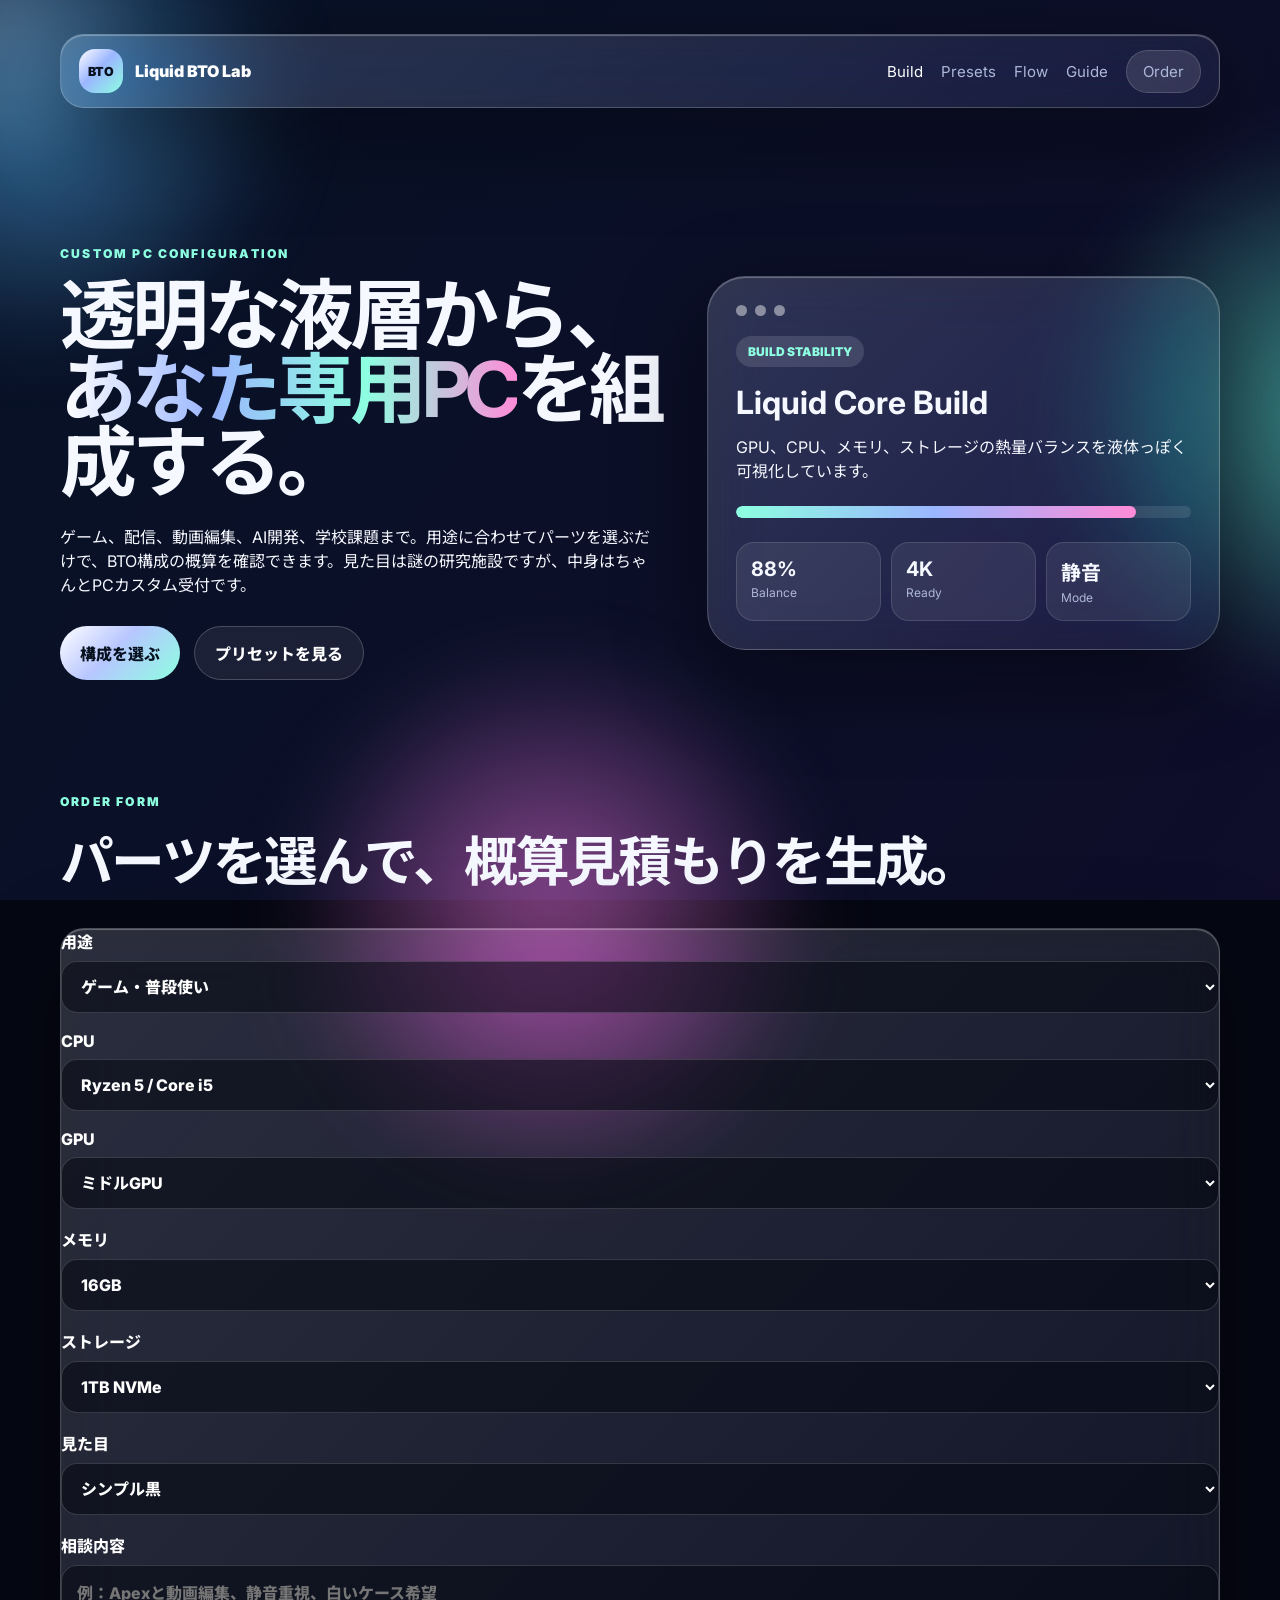
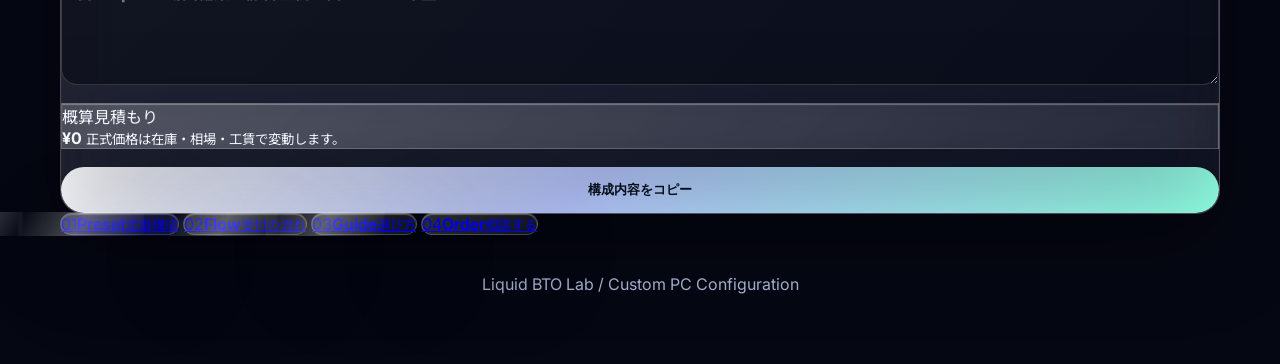
<file: index.html>
<!DOCTYPE html>
<html lang="ja">
<head>
  <meta charset="UTF-8" />
  <meta name="viewport" content="width=device-width, initial-scale=1.0" />
  <title>Liquid BTO Lab | Custom PC Order</title>
  <meta name="description" content="Liquid glass styled BTO custom PC order site." />
  <link rel="preconnect" href="https://fonts.googleapis.com" />
  <link rel="preconnect" href="https://fonts.gstatic.com" crossorigin />
  <link href="https://fonts.googleapis.com/css2?family=Inter:wght@400;500;600;700;800;900&family=Noto+Sans+JP:wght@400;500;700;800;900&display=swap" rel="stylesheet" />
  <link rel="stylesheet" href="style.css" />
</head>
<body>
  <div class="liquid-bg" aria-hidden="true"><span></span><span></span><span></span></div>
  <div class="cursor-glow" aria-hidden="true"></div>

  <header class="site-header liquid-panel">
    <a class="logo" href="index.html"><span class="logo-mark">BTO</span><span>Liquid BTO Lab</span></a>
    <button class="nav-toggle" type="button" aria-label="メニューを開く" aria-expanded="false"><span></span><span></span><span></span></button>
    <nav class="site-nav" aria-label="Main navigation">
      <a class="active" href="index.html">Build</a>
      <a href="models.html">Presets</a>
      <a href="lab.html">Flow</a>
      <a href="docs.html">Guide</a>
      <a class="nav-cta" href="#order">Order</a>
    </nav>
  </header>

  <main>
    <section class="hero section-shell two-column">
      <div class="hero-copy reveal">
        <p class="eyebrow">Custom PC Configuration</p>
        <h1>透明な液層から、<span>あなた専用PC</span>を組成する。</h1>
        <p class="hero-text">ゲーム、配信、動画編集、AI開発、学校課題まで。用途に合わせてパーツを選ぶだけで、BTO構成の概算を確認できます。見た目は謎の研究施設ですが、中身はちゃんとPCカスタム受付です。</p>
        <div class="hero-actions">
          <a class="button primary" href="#order">構成を選ぶ</a>
          <a class="button ghost" href="models.html">プリセットを見る</a>
        </div>
      </div>

      <div class="hero-visual reveal">
        <article class="liquid-card hero-card tilt-card">
          <div class="glass-shine"></div>
          <div class="card-topline"><span></span><span></span><span></span></div>
          <p class="ai-chip">BUILD STABILITY</p>
          <h2>Liquid Core Build</h2>
          <p>GPU、CPU、メモリ、ストレージの熱量バランスを液体っぽく可視化しています。</p>
          <div class="liquid-meter"><span style="--w: 88%"></span></div>
          <div class="metric-grid">
            <div><strong>88%</strong><span>Balance</span></div>
            <div><strong>4K</strong><span>Ready</span></div>
            <div><strong>静音</strong><span>Mode</span></div>
          </div>
        </article>
      </div>
    </section>

    <section class="features section-shell" id="order">
      <div class="section-heading reveal">
        <p class="eyebrow">Order Form</p>
        <h2>パーツを選んで、概算見積もりを生成。</h2>
      </div>
      <form class="liquid-panel bto-form reveal" id="btoForm">
        <label>用途<select id="useCase"><option value="0">ゲーム・普段使い</option><option value="18000">配信もしたい</option><option value="32000">動画編集重視</option><option value="48000">AI/開発重視</option></select></label>
        <label>CPU<select id="cpu"><option value="28000">Ryzen 5 / Core i5</option><option value="48000">Ryzen 7 / Core i7</option><option value="76000">Ryzen 9 / Core i9</option></select></label>
        <label>GPU<select id="gpu"><option value="52000">ミドルGPU</option><option value="98000">ハイクラスGPU</option><option value="168000">最上位寄りGPU</option></select></label>
        <label>メモリ<select id="ram"><option value="12000">16GB</option><option value="24000">32GB</option><option value="46000">64GB</option></select></label>
        <label>ストレージ<select id="storage"><option value="12000">1TB NVMe</option><option value="26000">2TB NVMe</option><option value="52000">4TB NVMe</option></select></label>
        <label>見た目<select id="caseStyle"><option value="0">シンプル黒</option><option value="12000">白系ガラスケース</option><option value="22000">RGB液体研究所仕様</option></select></label>
        <label>相談内容<textarea id="note" placeholder="例：Apexと動画編集、静音重視、白いケース希望"></textarea></label>
        <div class="estimate liquid-card">
          <p>概算見積もり</p>
          <strong id="totalPrice">¥0</strong>
          <small>正式価格は在庫・相場・工賃で変動します。</small>
        </div>
        <button class="button primary" type="button" id="copyOrder">構成内容をコピー</button>
      </form>
    </section>

    <section class="section-shell page-strip reveal">
      <a class="mini-page liquid-panel" href="models.html"><span>01</span><strong>Preset</strong><small>定番構成</small></a>
      <a class="mini-page liquid-panel" href="lab.html"><span>02</span><strong>Flow</strong><small>受付の流れ</small></a>
      <a class="mini-page liquid-panel" href="docs.html"><span>03</span><strong>Guide</strong><small>選び方</small></a>
      <a class="mini-page liquid-panel" href="#order"><span>04</span><strong>Order</strong><small>相談する</small></a>
    </section>
  </main>

  <footer class="site-footer"><p>Liquid BTO Lab / Custom PC Configuration</p></footer>
  <script src="script.js"></script>
</body>
</html>
</file>
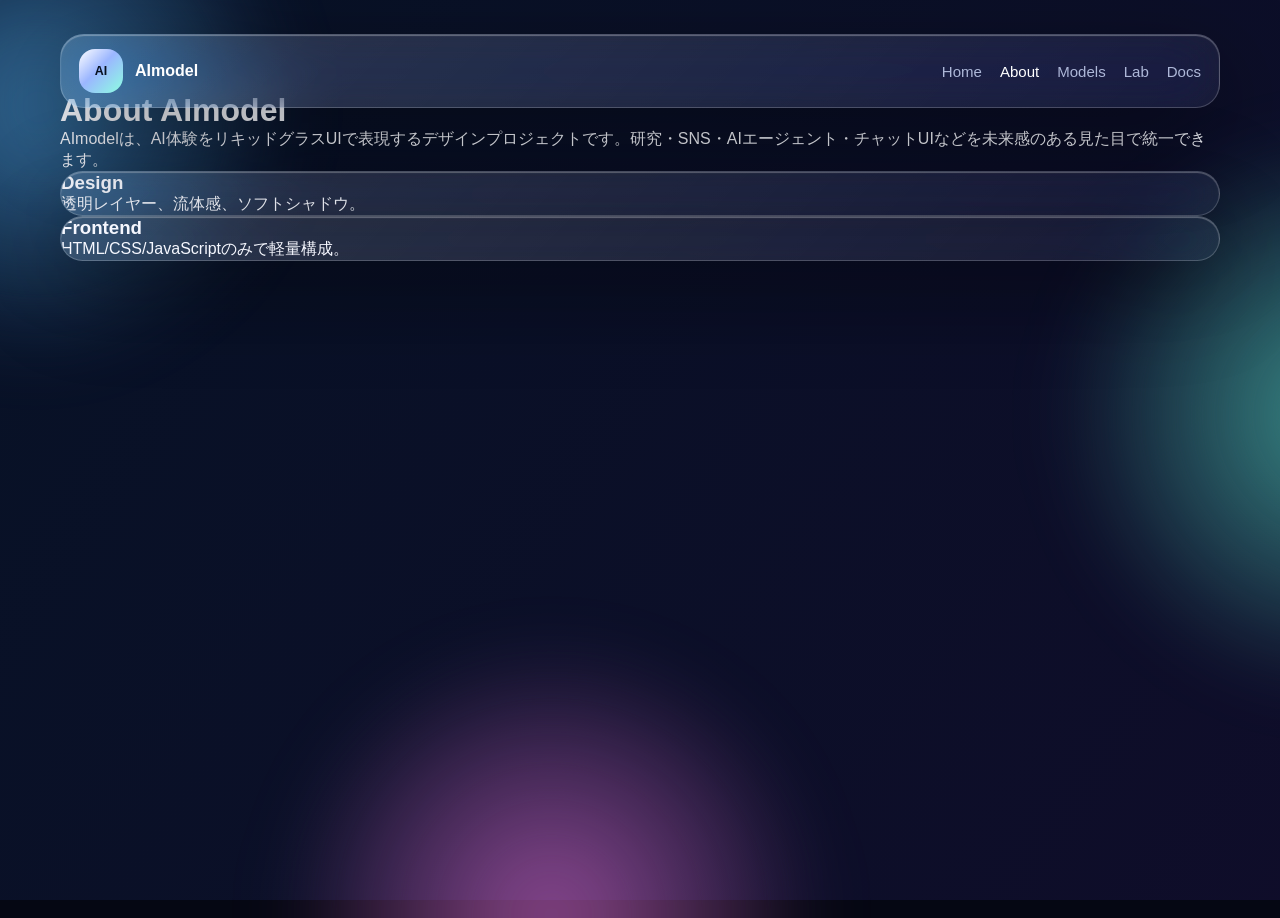
<file: about.html>
<!DOCTYPE html><html lang="ja"><head><meta charset="UTF-8"><meta name="viewport" content="width=device-width, initial-scale=1.0"><title>About | AImodel</title><link rel="stylesheet" href="style.css"><script defer src="script.js"></script></head><body class="subpage"><div class="liquid-bg"><span></span><span></span><span></span></div><header class="site-header liquid-panel"><a class="logo" href="index.html"><span class="logo-mark">AI</span><span>AImodel</span></a><nav class="site-nav active"><a href="index.html">Home</a><a class="active" href="about.html">About</a><a href="models.html">Models</a><a href="lab.html">Lab</a><a href="docs.html">Docs</a></nav></header><main class="section-shell page-layout reveal"><h1>About AImodel</h1><p>AImodelは、AI体験をリキッドグラスUIで表現するデザインプロジェクトです。研究・SNS・AIエージェント・チャットUIなどを未来感のある見た目で統一できます。</p><div class="info-grid"><article class="liquid-panel"><h3>Design</h3><p>透明レイヤー、流体感、ソフトシャドウ。</p></article><article class="liquid-panel"><h3>Frontend</h3><p>HTML/CSS/JavaScriptのみで軽量構成。</p></article></div></main></body></html>
</file>
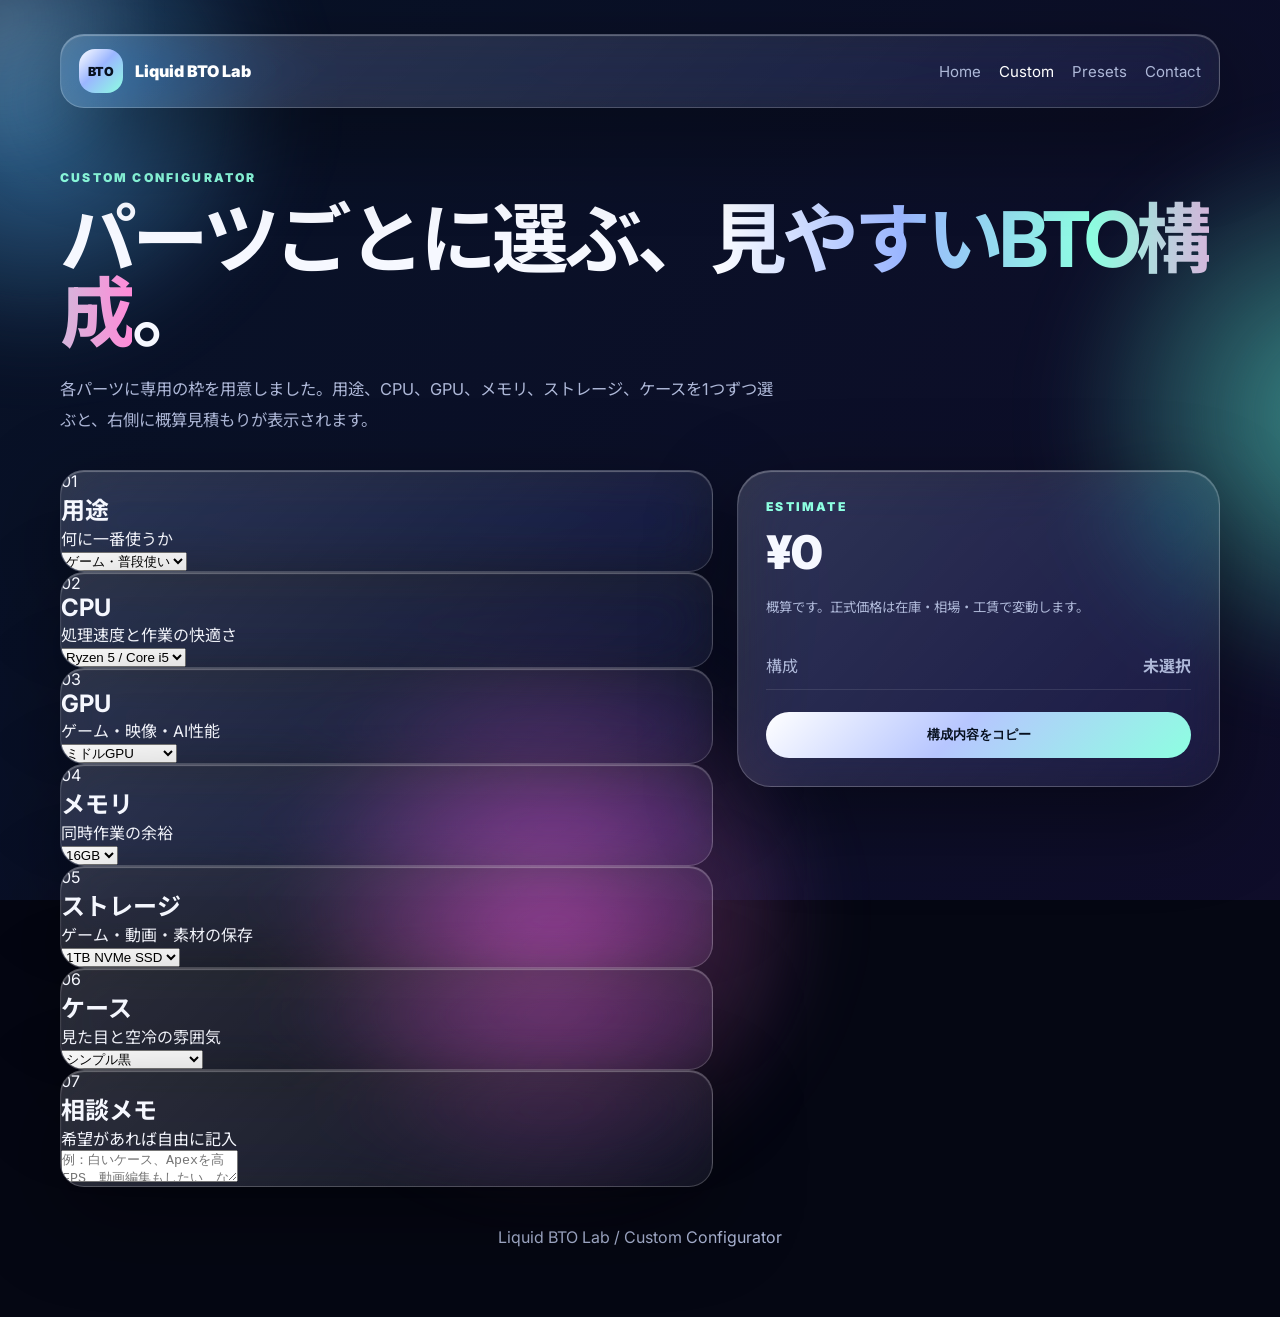
<file: custom.html>
<!DOCTYPE html>
<html lang="ja">
<head>
  <meta charset="UTF-8" />
  <meta name="viewport" content="width=device-width, initial-scale=1.0" />
  <title>Custom Build | Liquid BTO Lab</title>
  <link rel="preconnect" href="https://fonts.googleapis.com" />
  <link rel="preconnect" href="https://fonts.gstatic.com" crossorigin />
  <link href="https://fonts.googleapis.com/css2?family=Inter:wght@400;500;600;700;800;900&family=Noto+Sans+JP:wght@400;500;700;800;900&display=swap" rel="stylesheet" />
  <link rel="stylesheet" href="style.css" />
</head>
<body>
  <div class="liquid-bg" aria-hidden="true"><span></span><span></span><span></span></div>
  <div class="cursor-glow" aria-hidden="true"></div>

  <header class="site-header liquid-panel">
    <a class="logo" href="index.html"><span class="logo-mark">BTO</span><span>Liquid BTO Lab</span></a>
    <button class="nav-toggle" type="button" aria-label="メニューを開く" aria-expanded="false"><span></span><span></span><span></span></button>
    <nav class="site-nav" aria-label="Main navigation">
      <a href="index.html">Home</a>
      <a class="active" href="custom.html">Custom</a>
      <a href="models.html">Presets</a>
      <a href="contact.html">Contact</a>
    </nav>
  </header>

  <main>
    <section class="page-title section-shell reveal">
      <p class="eyebrow">Custom Configurator</p>
      <h1>パーツごとに選ぶ、<span>見やすいBTO構成</span>。</h1>
      <p class="lead">各パーツに専用の枠を用意しました。用途、CPU、GPU、メモリ、ストレージ、ケースを1つずつ選ぶと、右側に概算見積もりが表示されます。</p>
    </section>

    <section class="section-shell layout-form reveal">
      <form class="parts-grid" id="btoForm">
        <article class="part-card liquid-panel">
          <div class="part-head"><span>01</span><div><h2>用途</h2><p>何に一番使うか</p></div></div>
          <select id="useCase"><option value="0">ゲーム・普段使い</option><option value="18000">配信もしたい</option><option value="32000">動画編集重視</option><option value="48000">AI/開発重視</option></select>
        </article>

        <article class="part-card liquid-panel">
          <div class="part-head"><span>02</span><div><h2>CPU</h2><p>処理速度と作業の快適さ</p></div></div>
          <select id="cpu"><option value="28000">Ryzen 5 / Core i5</option><option value="48000">Ryzen 7 / Core i7</option><option value="76000">Ryzen 9 / Core i9</option></select>
        </article>

        <article class="part-card liquid-panel">
          <div class="part-head"><span>03</span><div><h2>GPU</h2><p>ゲーム・映像・AI性能</p></div></div>
          <select id="gpu"><option value="52000">ミドルGPU</option><option value="98000">ハイクラスGPU</option><option value="168000">最上位寄りGPU</option></select>
        </article>

        <article class="part-card liquid-panel">
          <div class="part-head"><span>04</span><div><h2>メモリ</h2><p>同時作業の余裕</p></div></div>
          <select id="ram"><option value="12000">16GB</option><option value="24000">32GB</option><option value="46000">64GB</option></select>
        </article>

        <article class="part-card liquid-panel">
          <div class="part-head"><span>05</span><div><h2>ストレージ</h2><p>ゲーム・動画・素材の保存</p></div></div>
          <select id="storage"><option value="12000">1TB NVMe SSD</option><option value="26000">2TB NVMe SSD</option><option value="52000">4TB NVMe SSD</option></select>
        </article>

        <article class="part-card liquid-panel">
          <div class="part-head"><span>06</span><div><h2>ケース</h2><p>見た目と空冷の雰囲気</p></div></div>
          <select id="caseStyle"><option value="0">シンプル黒</option><option value="12000">白系ガラスケース</option><option value="22000">RGB液体研究所仕様</option></select>
        </article>

        <article class="part-card liquid-panel wide-card">
          <div class="part-head"><span>07</span><div><h2>相談メモ</h2><p>希望があれば自由に記入</p></div></div>
          <textarea id="note" placeholder="例：白いケース、Apexを高FPS、動画編集もしたい、なるべく静音など"></textarea>
        </article>
      </form>

      <aside class="summary-box">
        <p class="eyebrow">Estimate</p>
        <div class="total" id="totalPrice">¥0</div>
        <small>概算です。正式価格は在庫・相場・工賃で変動します。</small>
        <div class="summary-list" id="summaryList">
          <div><span>構成</span><strong>未選択</strong></div>
        </div>
        <button class="button primary full" type="button" id="copyOrder">構成内容をコピー</button>
      </aside>
    </section>
  </main>

  <footer class="site-footer"><p>Liquid BTO Lab / Custom Configurator</p></footer>
  <script src="script.js"></script>
</body>
</html>
</file>
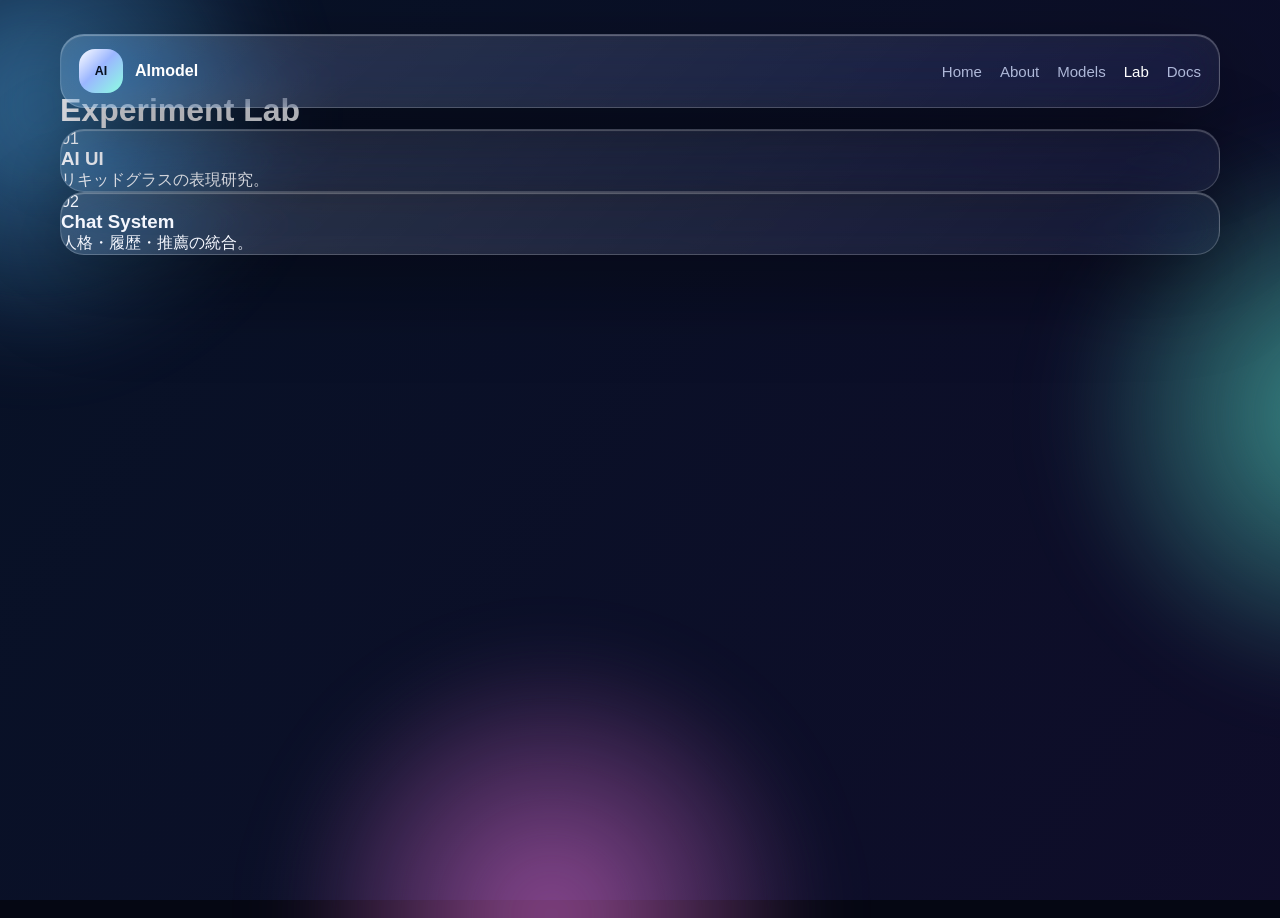
<file: lab.html>
<!DOCTYPE html><html lang="ja"><head><meta charset="UTF-8"><meta name="viewport" content="width=device-width, initial-scale=1.0"><title>Lab | AImodel</title><link rel="stylesheet" href="style.css"><script defer src="script.js"></script></head><body class="subpage"><div class="liquid-bg"><span></span><span></span><span></span></div><header class="site-header liquid-panel"><a class="logo" href="index.html"><span class="logo-mark">AI</span><span>AImodel</span></a><nav class="site-nav active"><a href="index.html">Home</a><a href="about.html">About</a><a href="models.html">Models</a><a class="active" href="lab.html">Lab</a><a href="docs.html">Docs</a></nav></header><main class="section-shell page-layout reveal"><h1>Experiment Lab</h1><div class="timeline"><div class="timeline-item liquid-panel"><span>01</span><div><h3>AI UI</h3><p>リキッドグラスの表現研究。</p></div></div><div class="timeline-item liquid-panel"><span>02</span><div><h3>Chat System</h3><p>人格・履歴・推薦の統合。</p></div></div></div></main></body></html>
</file>
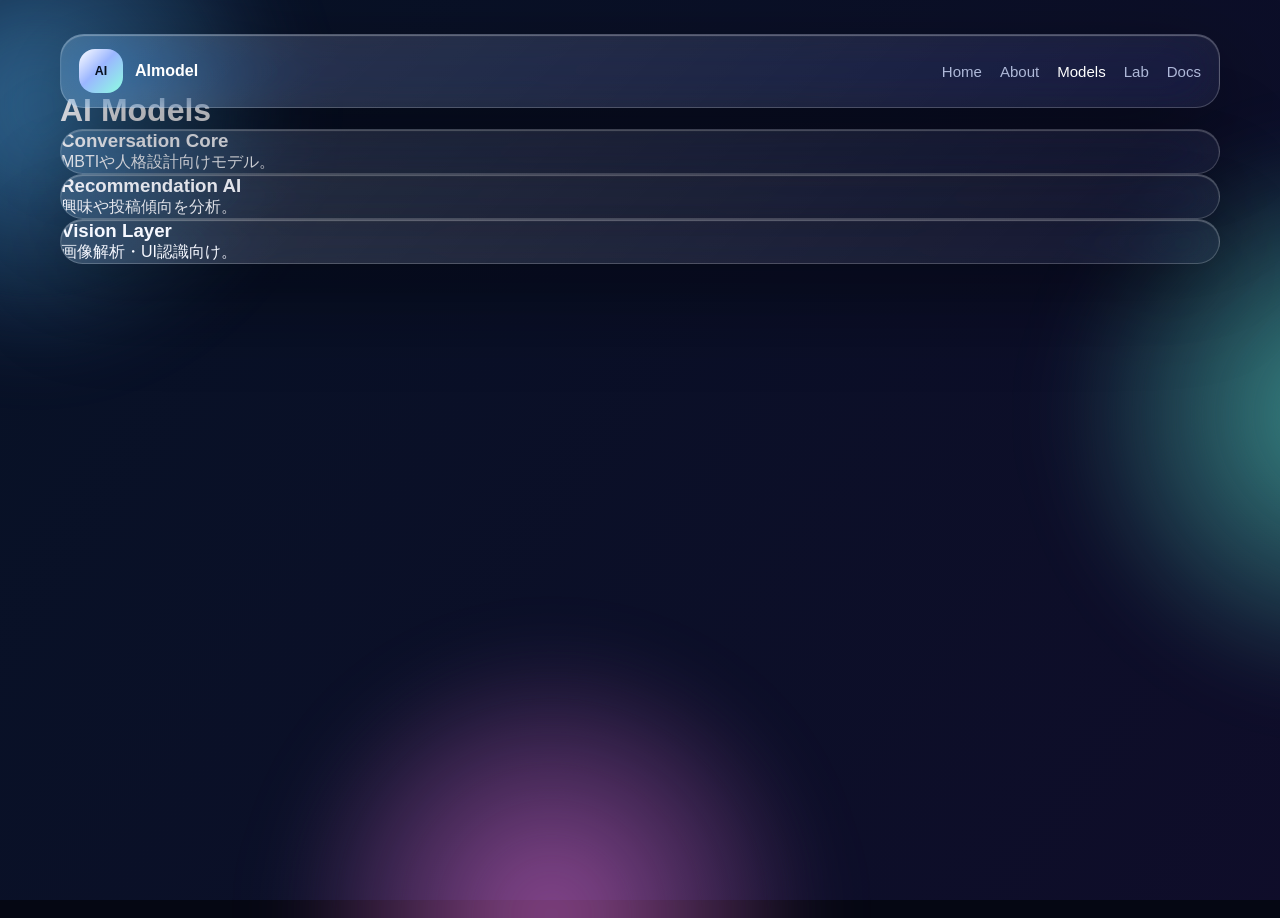
<file: models.html>
<!DOCTYPE html><html lang="ja"><head><meta charset="UTF-8"><meta name="viewport" content="width=device-width, initial-scale=1.0"><title>Models | AImodel</title><link rel="stylesheet" href="style.css"><script defer src="script.js"></script></head><body class="subpage"><div class="liquid-bg"><span></span><span></span><span></span></div><header class="site-header liquid-panel"><a class="logo" href="index.html"><span class="logo-mark">AI</span><span>AImodel</span></a><nav class="site-nav active"><a href="index.html">Home</a><a href="about.html">About</a><a class="active" href="models.html">Models</a><a href="lab.html">Lab</a><a href="docs.html">Docs</a></nav></header><main class="section-shell page-layout reveal"><h1>AI Models</h1><div class="feature-grid"><article class="feature-card liquid-panel"><h3>Conversation Core</h3><p>MBTIや人格設計向けモデル。</p></article><article class="feature-card liquid-panel"><h3>Recommendation AI</h3><p>興味や投稿傾向を分析。</p></article><article class="feature-card liquid-panel"><h3>Vision Layer</h3><p>画像解析・UI認識向け。</p></article></div></main></body></html>
</file>
<file: style.css>
:root{--bg:#050713;--text:#f6f8ff;--muted:#aeb8d8;--primary:#9bb6ff;--secondary:#8dffe1;--pink:#ff8bd8;--border:rgba(255,255,255,.2);--glass:rgba(255,255,255,.1);--dark:rgba(5,8,18,.62);--shadow:0 28px 90px rgba(0,0,0,.42)}*{box-sizing:border-box;margin:0;padding:0}html{scroll-behavior:smooth}body{font-family:Inter,'Noto Sans JP',sans-serif;color:var(--text);background:var(--bg);min-height:100vh;overflow-x:hidden}body::before{content:"";position:fixed;inset:0;background:linear-gradient(125deg,#071226,#120b2b,#062333,#24103a);background-size:420% 420%;animation:bgShift 18s ease-in-out infinite;z-index:-5}.liquid-bg{position:fixed;inset:-18%;z-index:-4;filter:blur(38px) saturate(150%);pointer-events:none}.liquid-bg span{position:absolute;border-radius:45% 55% 70% 30%/42% 38% 62% 58%;mix-blend-mode:screen;opacity:.55;animation:liquidFloat 20s ease-in-out infinite}.liquid-bg span:nth-child(1){width:42vw;height:42vw;left:0;top:0;background:radial-gradient(circle,#75b6ff,transparent 66%)}.liquid-bg span:nth-child(2){width:48vw;height:48vw;right:-8%;top:22%;background:radial-gradient(circle,#8dffe1,transparent 64%);animation-delay:-6s}.liquid-bg span:nth-child(3){width:46vw;height:46vw;left:28%;bottom:-12%;background:radial-gradient(circle,#ff8bd8,transparent 64%);animation-delay:-11s}.cursor-glow{width:340px;height:340px;position:fixed;border-radius:50%;pointer-events:none;background:radial-gradient(circle,rgba(255,255,255,.16),transparent 65%);transform:translate(-50%,-50%);z-index:1;filter:blur(14px)}.section-shell{width:min(1160px,calc(100% - 40px));margin:0 auto}.site-header{width:min(1160px,calc(100% - 40px));margin:18px auto 0;padding:14px 18px;display:flex;align-items:center;justify-content:space-between;position:sticky;top:16px;z-index:100}.liquid-panel,.liquid-card,.plan-card,.step-card,.form-card,.spec-card,.summary-box{position:relative;border:1px solid var(--border);background:linear-gradient(135deg,rgba(255,255,255,.16),rgba(255,255,255,.055));backdrop-filter:blur(28px) saturate(165%);-webkit-backdrop-filter:blur(28px) saturate(165%);box-shadow:inset 0 1px 1px rgba(255,255,255,.3),var(--shadow);overflow:hidden}.liquid-panel::before,.liquid-card::before,.plan-card::before,.step-card::before,.form-card::before,.spec-card::before{content:"";position:absolute;inset:-2px;background:linear-gradient(120deg,transparent,rgba(255,255,255,.28),transparent);transform:translateX(-130%);animation:glassSweep 8s ease-in-out infinite;pointer-events:none}.site-header,.liquid-panel{border-radius:24px}.logo{display:flex;align-items:center;gap:12px;text-decoration:none;color:white;font-weight:900}.logo-mark{width:44px;height:44px;border-radius:16px;display:grid;place-items:center;background:linear-gradient(135deg,#fff,#9bb6ff 45%,#8dffe1);color:#07111f;font-size:.78rem}.site-nav{display:flex;align-items:center;gap:18px}.site-nav a{color:var(--muted);text-decoration:none;font-size:.94rem;transition:.2s}.site-nav a:hover,.site-nav a.active{color:#fff}.nav-cta{padding:11px 16px;border-radius:999px;background:rgba(255,255,255,.12);border:1px solid rgba(255,255,255,.15)}.nav-toggle{display:none;background:transparent;border:0}.nav-toggle span{display:block;width:24px;height:2px;background:#fff;margin:5px 0}.hero{min-height:78vh;display:grid;grid-template-columns:1.08fr .92fr;gap:44px;align-items:center;padding:82px 0 42px}.eyebrow{color:var(--secondary);letter-spacing:.18em;text-transform:uppercase;font-size:.76rem;font-weight:900}.hero h1,.page-title h1{font-size:clamp(2.7rem,6vw,6.4rem);line-height:.96;letter-spacing:-.06em;margin:18px 0 24px}.hero h1 span,.page-title h1 span{background:linear-gradient(90deg,#fff,#9bb6ff,#8dffe1,#ff8bd8);-webkit-background-clip:text;color:transparent}.lead{color:var(--muted);line-height:1.9;font-size:1.02rem;max-width:720px}.hero-actions{display:flex;gap:14px;flex-wrap:wrap;margin-top:30px}.button{display:inline-flex;align-items:center;justify-content:center;text-decoration:none;color:#fff;padding:14px 20px;border-radius:999px;border:1px solid var(--border);transition:.22s;cursor:pointer;font-weight:800;background:rgba(255,255,255,.07)}.button:hover{transform:translateY(-3px)}.button.primary{background:linear-gradient(135deg,#fff,#b7c6ff 45%,#8dffe1);color:#06101f;border:0}.button.full{width:100%}.hero-card{border-radius:38px;padding:28px;animation:cardBreath 6s ease-in-out infinite}.card-topline{display:flex;gap:8px;margin-bottom:20px}.card-topline span{width:11px;height:11px;border-radius:50%;background:rgba(255,255,255,.45)}.ai-chip{display:inline-flex;padding:8px 12px;border-radius:999px;background:rgba(255,255,255,.12);color:var(--secondary);font-size:.75rem;font-weight:900;margin-bottom:16px}.hero-card h2{font-size:2rem;margin-bottom:12px}.liquid-meter{height:12px;border-radius:999px;background:rgba(255,255,255,.1);margin:24px 0;overflow:hidden}.liquid-meter span{display:block;width:var(--w);height:100%;border-radius:999px;background:linear-gradient(90deg,#8dffe1,#9bb6ff,#ff8bd8);animation:meterWave 3s ease-in-out infinite}.metric-grid{display:grid;grid-template-columns:repeat(3,1fr);gap:10px}.metric-grid div{padding:14px;border-radius:18px;background:rgba(255,255,255,.08);border:1px solid rgba(255,255,255,.12)}.metric-grid strong{display:block;font-size:1.25rem}.metric-grid span{font-size:.75rem;color:var(--muted)}.section{padding:88px 0}.section-heading{margin-bottom:32px}.section-heading h2{font-size:clamp(2rem,4.2vw,4.2rem);letter-spacing:-.05em;margin-top:10px}.grid-3{display:grid;grid-template-columns:repeat(3,1fr);gap:20px}.grid-2{display:grid;grid-template-columns:repeat(2,1fr);gap:22px}.plan-card,.step-card,.spec-card{border-radius:30px;padding:28px}.plan-card h3,.step-card h3,.spec-card h3{font-size:1.35rem;margin-bottom:12px}.plan-card p,.step-card p,.spec-card p,.form-card p{color:var(--muted);line-height:1.75}.price{display:block;font-size:1.8rem;font-weight:900;margin:18px 0;color:#fff}.tag-list{display:flex;gap:8px;flex-wrap:wrap;margin-top:18px}.tag-list span{padding:7px 10px;border-radius:999px;background:rgba(255,255,255,.1);color:var(--secondary);font-size:.8rem}.layout-form{display:grid;grid-template-columns:1.15fr .85fr;gap:24px;align-items:start}.form-card{border-radius:34px;padding:28px}.bto-form{display:grid;gap:18px}.bto-form label{display:grid;gap:8px;color:#fff;font-weight:800}.bto-form select,.bto-form textarea,.bto-form input{width:100%;border:1px solid rgba(255,255,255,.16);border-radius:16px;background:rgba(4,8,18,.55);color:#fff;padding:14px 15px;font:inherit;outline:none}.bto-form textarea{min-height:120px;resize:vertical}.summary-box{border-radius:34px;padding:28px;position:sticky;top:110px}.summary-box small{display:block;color:var(--muted);line-height:1.7}.total{font-size:2.9rem;font-weight:900;letter-spacing:-.04em;margin:10px 0 16px}.summary-list{display:grid;gap:10px;margin:22px 0}.summary-list div{display:flex;justify-content:space-between;gap:10px;padding:12px 0;border-bottom:1px solid rgba(255,255,255,.1);color:var(--muted)}.page-title{padding:78px 0 34px}.site-footer{padding:40px 20px 70px;text-align:center;color:var(--muted)}.reveal{opacity:0;transform:translateY(34px);transition:.75s ease}.reveal.visible{opacity:1;transform:translateY(0)}@keyframes bgShift{0%,100%{background-position:0% 50%}50%{background-position:100% 50%}}@keyframes liquidFloat{0%,100%{transform:translate3d(0,0,0) rotate(0) scale(1);border-radius:45% 55% 70% 30%/42% 38% 62% 58%}33%{transform:translate3d(8vw,-4vh,0) rotate(80deg) scale(1.08);border-radius:58% 42% 35% 65%/55% 45% 55% 45%}66%{transform:translate3d(-5vw,6vh,0) rotate(170deg) scale(.95);border-radius:32% 68% 60% 40%/35% 62% 38% 65%}}@keyframes glassSweep{0%,48%{transform:translateX(-130%)}70%,100%{transform:translateX(130%)}}@keyframes cardBreath{0%,100%{transform:translateY(0);border-radius:38px}50%{transform:translateY(-10px);border-radius:46px 34px 42px 36px}}@keyframes meterWave{0%,100%{filter:hue-rotate(0)}50%{filter:hue-rotate(55deg)}}@media(max-width:920px){.hero,.grid-3,.grid-2,.layout-form{grid-template-columns:1fr}.site-nav{position:absolute;top:calc(100% + 12px);right:0;flex-direction:column;align-items:flex-start;width:230px;padding:18px;border-radius:22px;background:rgba(8,11,22,.92);border:1px solid var(--border);display:none}.site-nav.active{display:flex}.nav-toggle{display:block}.hero{padding-top:70px}.summary-box{position:relative;top:auto}}
</file>
